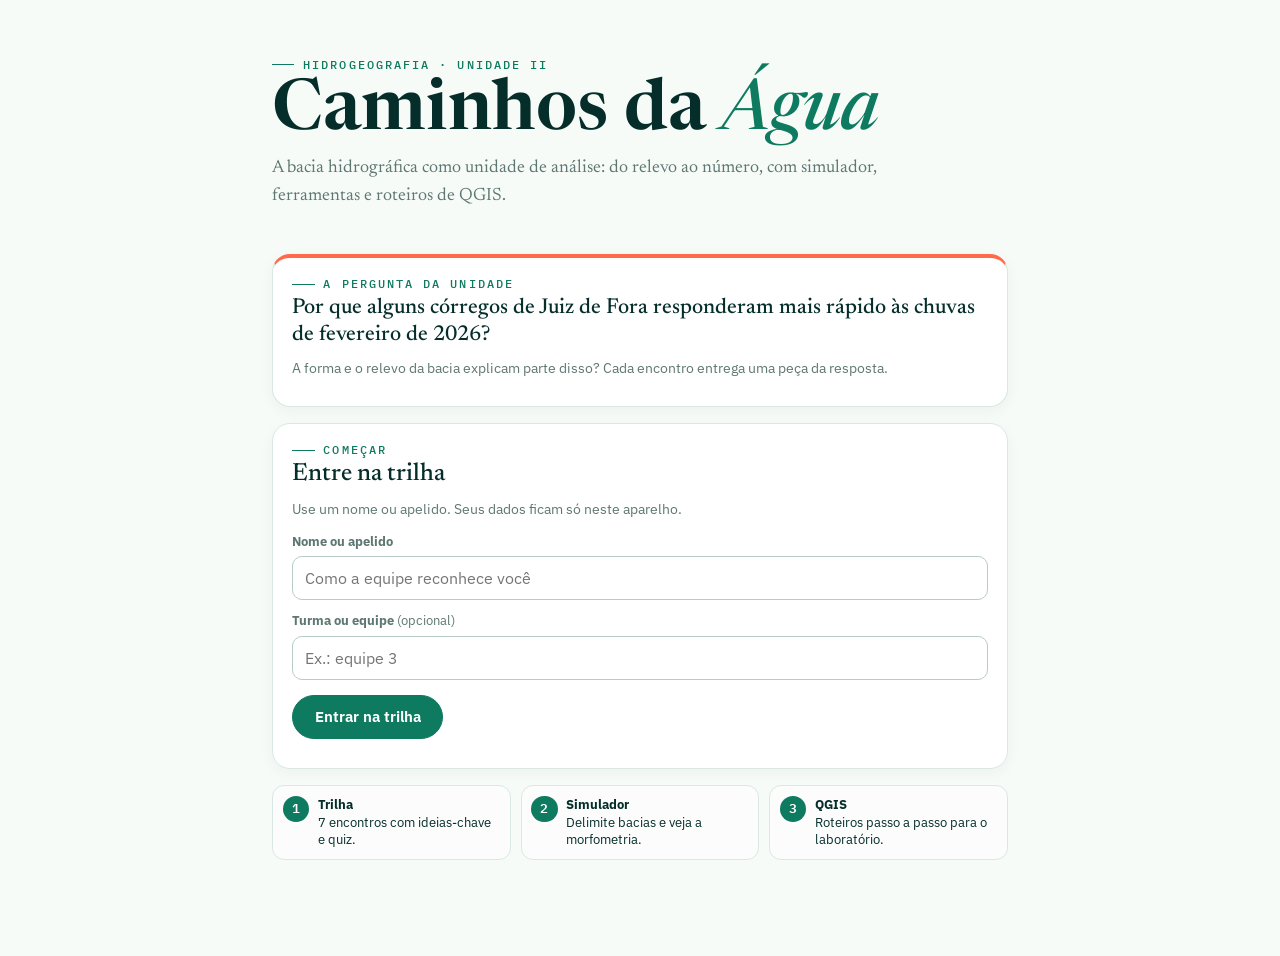
<file: index.html>
<!DOCTYPE html>
<html lang="pt-BR">
<head>
<meta charset="UTF-8">
<meta name="viewport" content="width=device-width, initial-scale=1">
<title>Caminhos da Água · Bacia hidrográfica</title>
<meta name="description" content="Unidade II de Hidrogeografia: bacia hidrográfica, hierarquia fluvial, delimitação, morfometria e sistema fluvial, com simulador e roteiros de QGIS.">
<meta name="theme-color" content="#0e7a5f">
<link rel="manifest" href="manifest.webmanifest">
<link rel="icon" href="assets/icone.png">
<link rel="apple-touch-icon" href="assets/icone.png">
<link rel="preconnect" href="https://fonts.googleapis.com">
<link rel="preconnect" href="https://fonts.gstatic.com" crossorigin>
<link rel="stylesheet" href="https://fonts.googleapis.com/css2?family=Newsreader:ital,wght@0,400..600;1,400..500&family=IBM+Plex+Sans:wght@400;500;600;700&family=IBM+Plex+Mono:wght@400;500&display=swap">
<link rel="stylesheet" href="assets/app.css?v=5">
</head>
<body>

<header class="topbar">
  <a class="topbar-brand" href="#/trilha">Caminhos da <span class="accent-word">Água</span></a>
  <strong>Unidade II · Bacia hidrográfica</strong>
  <button class="text-button" type="button" onclick="CaminhosDaAgua.abrirTutorial()">Como usar</button>
</header>

<main id="view" tabindex="-1"></main>

<nav class="tabs" aria-label="Navegação principal">
  <button type="button" data-rota="trilha" onclick="location.hash='#/trilha'"><span aria-hidden="true">▦</span><span>Trilha</span></button>
  <button type="button" data-rota="simulador" onclick="location.hash='#/simulador'"><span aria-hidden="true">◭</span><span>Simulador</span></button>
  <button type="button" data-rota="ferramentas" onclick="location.hash='#/ferramentas'"><span aria-hidden="true">∑</span><span>Ferramentas</span></button>
  <button type="button" data-rota="qgis" onclick="location.hash='#/qgis'"><span aria-hidden="true">☰</span><span>QGIS</span></button>
  <button type="button" data-rota="relatorio" onclick="location.hash='#/relatorio'"><span aria-hidden="true">✓</span><span>Relatório</span></button>
</nav>

<script src="assets/hidro.js?v=5"></script>
<script src="assets/conteudo.js?v=5"></script>
<script src="assets/app.js?v=5"></script>
</body>
</html>
</file>
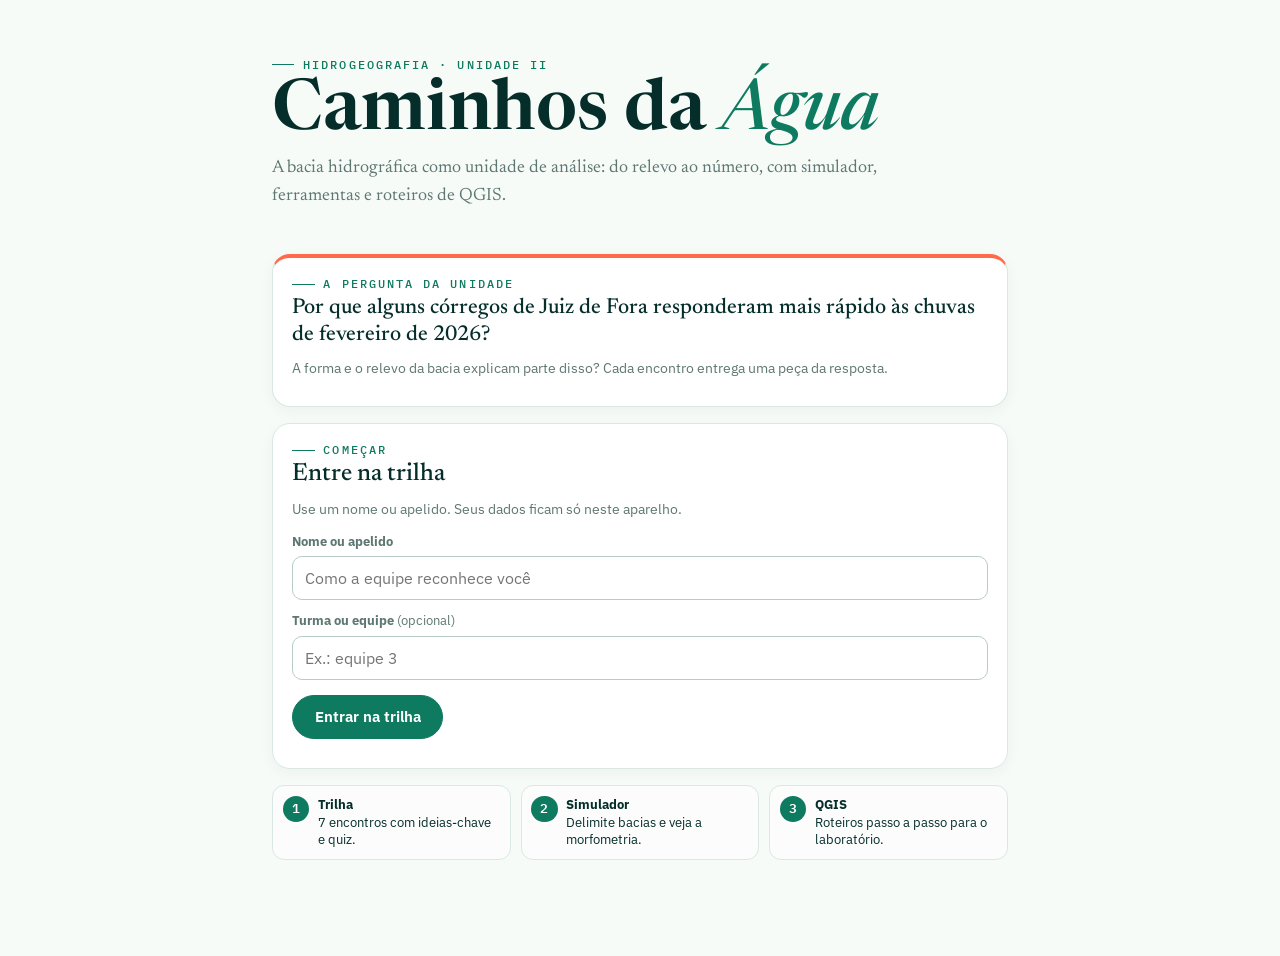
<file: app.html>
<!DOCTYPE html>
<html lang="pt-BR">
<head>
<meta charset="UTF-8">
<meta name="viewport" content="width=device-width, initial-scale=1">
<title>Caminhos da Água</title>
<!-- A v1 abria app.html; atalhos antigos na tela inicial chegam aqui e vão para a v2. -->
<meta http-equiv="refresh" content="0; url=index.html">
<script>location.replace("index.html?v=" + Date.now());</script>
</head>
<body><p><a href="index.html">Abrir o Caminhos da Água</a></p></body>
</html>
</file>
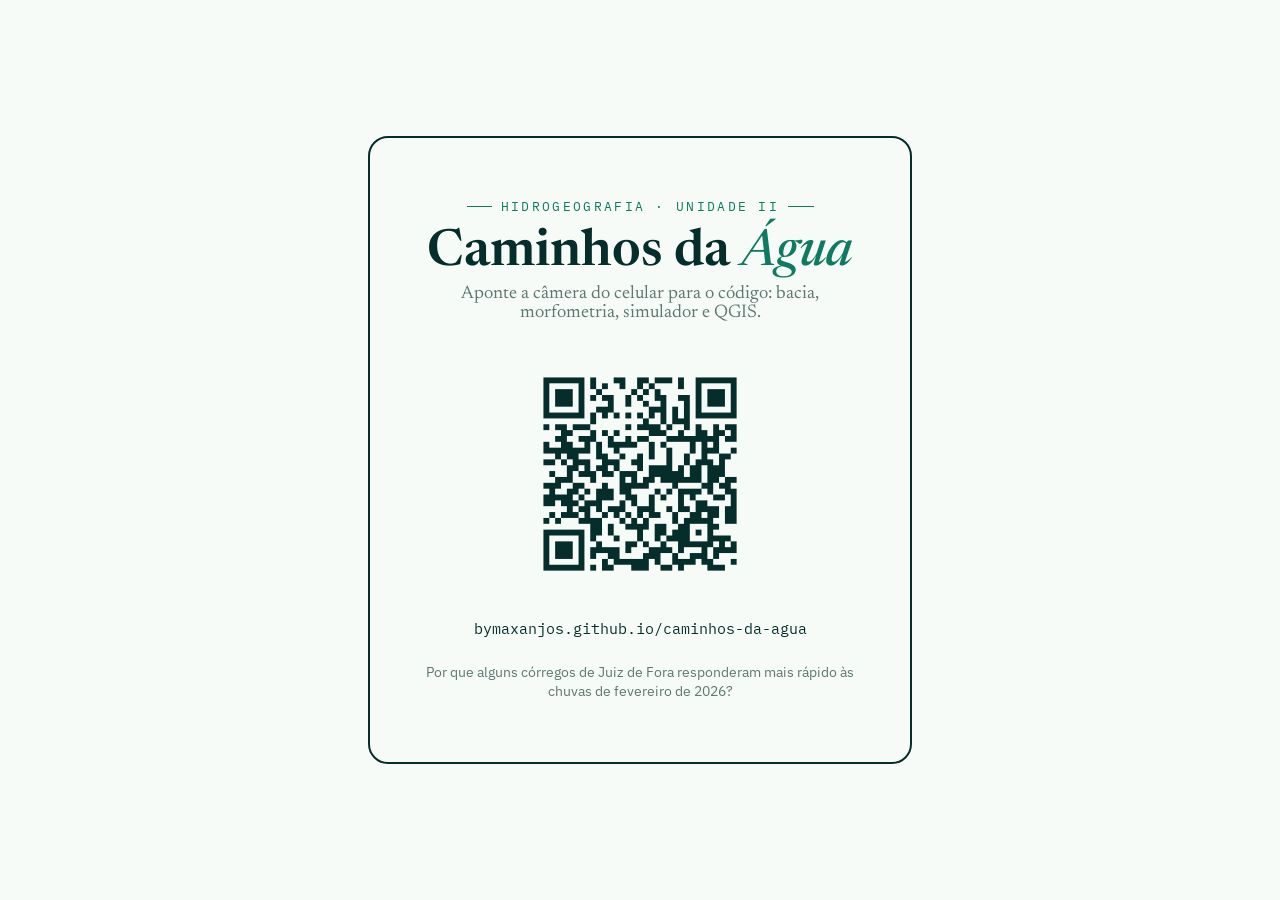
<file: cartaz.html>
<!DOCTYPE html>
<html lang="pt-BR">
<head>
<meta charset="UTF-8">
<meta name="viewport" content="width=device-width, initial-scale=1">
<title>Caminhos da Água — cartaz</title>
<link rel="preconnect" href="https://fonts.googleapis.com">
<link rel="preconnect" href="https://fonts.gstatic.com" crossorigin>
<link rel="stylesheet" href="https://fonts.googleapis.com/css2?family=Newsreader:ital,wght@0,400..600;1,400..500&family=IBM+Plex+Sans:wght@400;500;600;700&family=IBM+Plex+Mono:wght@400;500&display=swap">
<style>
  :root {
    --paper: #f7fbf8; --ink: #052e2b; --muted: #5e7772; --accent: #0e7a5f;
    --serif: "Newsreader", Georgia, serif; --sans: "IBM Plex Sans", sans-serif; --mono: "IBM Plex Mono", monospace;
  }
  * { box-sizing: border-box; }
  html, body { margin: 0; height: 100%; }
  body {
    display: flex; align-items: center; justify-content: center;
    background: var(--paper); color: var(--ink); font-family: var(--sans);
  }
  .cartaz {
    width: min(92vw, 34rem); padding: 3rem 2.5rem; text-align: center;
    border: 2px solid var(--ink); border-radius: 20px;
  }
  .kicker {
    font-family: var(--mono); font-size: .8rem; letter-spacing: .18em; text-transform: uppercase;
    color: var(--accent); display: flex; align-items: center; justify-content: center; gap: .55rem;
  }
  .kicker::before, .kicker::after { content: ""; width: 1.6rem; height: 1px; background: currentColor; }
  h1 { font-family: var(--serif); font-weight: 600; font-size: clamp(2.2rem, 8vw, 3.2rem); line-height: 1; margin: .6rem 0 .3rem; }
  h1 em { color: var(--accent); font-style: italic; font-weight: 500; }
  .lede { font-family: var(--serif); font-size: 1.15rem; color: var(--muted); margin: 0 0 2rem; }
  img { width: min(70vw, 15rem); height: auto; margin: 0 auto 1.5rem; display: block; }
  .url { font-family: var(--mono); font-size: .95rem; color: var(--ink); word-break: break-all; }
  .missao { margin-top: 1.5rem; font-size: .9rem; color: var(--muted); }
  @media print {
    body { min-height: auto; }
    .cartaz { border-width: 1px; }
  }
</style>
</head>
<body>
<div class="cartaz">
  <p class="kicker">Hidrogeografia · Unidade II</p>
  <h1>Caminhos da <em>Água</em></h1>
  <p class="lede">Aponte a câmera do celular para o código: bacia, morfometria, simulador e QGIS.</p>
  <img src="assets/qrcode-app.png" alt="QR code para abrir o aplicativo Caminhos da Água">
  <p class="url">bymaxanjos.github.io/caminhos-da-agua</p>
  <p class="missao">Por que alguns córregos de Juiz de Fora responderam mais rápido às chuvas de fevereiro de 2026?</p>
</div>
</body>
</html>
</file>
<file: assets/app.css>
/* Caminhos da Água — identidade visual inspirada no climaSUS (tema Aurora):
   floresta + creme, Newsreader (display) + IBM Plex Sans (corpo) + IBM Plex Mono (rótulos). */
:root {
  --paper: #f7fbf8; --surface: #ffffff; --ink: #052e2b; --muted: #5e7772; --rule: #d9e8e2;
  --accent: #0e7a5f; --accent-dark: #052e2b; --accent-soft: #e5f4ee;
  --blue: #1d9bf0; --green: #42d392; --coral: #ff6b4a; --warm: #d85b3f; --warm-soft: #fff0eb;
  --serif: "Newsreader", Georgia, "Times New Roman", serif;
  --sans: "IBM Plex Sans", -apple-system, BlinkMacSystemFont, "Segoe UI", sans-serif;
  --mono: "IBM Plex Mono", ui-monospace, SFMono-Regular, Menlo, monospace;
}
* { box-sizing: border-box; }
html { background: var(--paper); }
body { max-width: 48rem; margin: 0 auto; padding: 1.25rem 1rem 6rem; color: var(--ink); background: var(--paper); font-family: var(--sans); font-size: 1rem; line-height: 1.55; }
h1, h2, h3, .kicker, .eyebrow, button, label, .topbar, .evidencia-status, .helper-text, .pill, .steps { font-family: var(--sans); }
h1 { margin: .25rem 0 .5rem; color: var(--accent-dark); font-family: var(--serif); font-weight: 600; font-size: clamp(2.4rem, 9vw, 4.4rem); line-height: .98; letter-spacing: 0; }
.accent-word { color: var(--accent); font-style: italic; font-weight: 500; }
h2 { margin: .15rem 0 .55rem; color: var(--accent-dark); font-family: var(--serif); font-weight: 500; font-size: 1.55rem; line-height: 1.15; letter-spacing: 0; }
h3 { margin: 1.25rem 0 .45rem; font-size: 1.05rem; line-height: 1.25; }
p { margin: .5rem 0; }
a { color: var(--accent-dark); }
button, input, textarea, select { min-height: 2.75rem; }
button { font-size: .92rem; font-weight: 650; line-height: 1.25; }
button:focus-visible, input:focus-visible, textarea:focus-visible, select:focus-visible, a:focus-visible { outline: 3px solid #efb366; outline-offset: 2px; }
.hidden { display: none !important; }
.start-shell { padding-top: 3vh; }
.brand-block { padding: 1rem 0 1.2rem; }
.kicker, .eyebrow { display: flex; align-items: center; gap: .55rem; margin: 0; color: var(--accent); font-family: var(--mono); font-size: .72rem; font-weight: 500; letter-spacing: .18em; text-transform: uppercase; }
.kicker::before, .eyebrow::before { content: ""; width: 1.4rem; height: 1px; background: currentColor; display: inline-block; flex: 0 0 auto; }
.lede { max-width: 42rem; color: var(--muted); font-family: var(--serif); font-size: 1.12rem; }
.helper-text { color: var(--muted); font-size: .88rem; }
.card { margin: 1rem 0; padding: 1.1rem 1.2rem; border: 1px solid var(--rule); border-radius: 18px; background: var(--surface); box-shadow: 0 4px 14px rgba(5, 46, 43, .045); }
.card h3:first-child { margin-top: 0; }
.welcome-card { border-top: 4px solid var(--green); }
.steps { display: grid; grid-template-columns: repeat(3, 1fr); gap: .6rem; margin-top: 1rem; }
.step { display: flex; gap: .55rem; align-items: flex-start; padding: .6rem; border: 1px solid var(--rule); border-radius: 12px; background: #fbfcfb; font-size: .82rem; line-height: 1.35; }
.step span { display: grid; flex: 0 0 1.65rem; place-items: center; width: 1.65rem; height: 1.65rem; border-radius: 50%; background: var(--accent); color: #fff; font-family: var(--mono); font-weight: 600; }
.step p { margin: 0; }
.topbar { display: flex; align-items: center; justify-content: space-between; gap: 1rem; margin-bottom: 1.2rem; padding-bottom: .8rem; border-bottom: 1px solid var(--rule); color: var(--muted); font-size: .82rem; }
.topbar-brand { color: var(--accent-dark); font-family: var(--serif); font-size: 1.1rem; font-weight: 600; text-decoration: none; white-space: nowrap; }
.topbar strong { overflow: hidden; color: var(--accent); font-family: var(--mono); font-size: .74rem; font-weight: 500; letter-spacing: .02em; text-overflow: ellipsis; white-space: nowrap; }
.topbar .text-button { flex: 0 0 auto; margin: 0; padding: .35rem .55rem; font-size: .76rem; }
#view:focus { outline: none; }
nav.tabs { position: fixed; z-index: 10; right: 0; bottom: 0; left: 0; display: flex; padding: .25rem max(.25rem, env(safe-area-inset-left)) max(.35rem, env(safe-area-inset-bottom)); border-top: 1px solid var(--rule); background: rgba(255, 255, 255, .97); box-shadow: 0 -3px 14px rgba(23, 50, 58, .08); font-family: var(--sans); }
nav.tabs button { display: flex; flex: 1; min-height: 3.3rem; flex-direction: column; align-items: center; justify-content: center; gap: .12rem; padding: .3rem .15rem; border: 0; background: transparent; color: var(--muted); cursor: pointer; font-size: .68rem; }
nav.tabs button span:first-child { font-size: 1.1rem; line-height: 1; }
nav.tabs button.active { color: var(--accent); font-weight: 800; }
nav.tabs button.active span:first-child { transform: translateY(-1px); }
label { display: block; margin-top: .7rem; color: var(--muted); font-size: .82rem; font-weight: 700; }
label span { font-weight: 400; }
textarea, input[type=text], select { display: block; width: 100%; margin: .25rem 0 .7rem; padding: .68rem .72rem; border: 1px solid #b9cbc7; border-radius: 10px; background: #fff; color: var(--ink); font-family: var(--sans); font-size: 1rem; }
textarea { min-height: 5rem; resize: vertical; }
button.primary, button.secondary { margin: .25rem 0; padding: .72rem 1.35rem; border-radius: 100px; cursor: pointer; transition: transform .2s ease, box-shadow .2s ease, background .2s ease; }
button.primary { border: 1px solid var(--accent); background: var(--accent); color: #fff; }
button.primary:hover { background: var(--accent-dark); box-shadow: 0 10px 24px rgba(5, 46, 43, .18); transform: translateY(-1px); }
button.secondary { border: 1px solid #aebfbc; background: #fff; color: var(--ink); }
button.secondary:hover { border-color: var(--accent); background: var(--accent-soft); }
.text-button { border: 0; background: transparent; color: var(--blue); text-decoration: underline; text-underline-offset: .15em; cursor: pointer; }
.text-button:hover { color: var(--warm); }
button:disabled { opacity: .5; cursor: not-allowed; }
.action-stack { display: grid; gap: .5rem; margin-top: .5rem; }
.teacher-tools { margin-top: .8rem; padding-top: .7rem; border-top: 1px solid var(--rule); }
.teacher-tools summary { color: var(--muted); cursor: pointer; font-size: .86rem; font-weight: 700; }
.mission-context { border-left: 4px solid var(--blue); }
.center-text { text-align: center; }
.guided-path { display: grid; gap: .55rem; }
.guided-step { display: flex; align-items: center; gap: .7rem; min-height: 4.2rem; padding: .7rem .8rem; border: 1px solid var(--rule); border-radius: 8px; background: var(--surface); color: var(--ink); text-decoration: none; box-shadow: 0 2px 8px rgba(5, 46, 43, .035); }
.guided-step:hover { border-color: var(--blue); background: #fbfefd; }
.guided-step > span:nth-child(2) { display: grid; gap: .08rem; }
.guided-step strong { font-size: .95rem; }
.guided-step small { color: var(--muted); font-size: .8rem; }
.guided-number { display: grid; flex: 0 0 2rem; place-items: center; width: 2rem; height: 2rem; border-radius: 50%; background: var(--accent-soft); color: var(--accent-dark); font-family: var(--sans); font-weight: 800; }
.guided-step.done .guided-number { background: var(--green); color: var(--accent-dark); }
.guided-arrow { margin-left: auto; color: var(--blue); font-size: 1.25rem; }
.guided-progress { height: .35rem; margin: 1rem 0 1.25rem; overflow: hidden; border-radius: 99px; background: var(--accent-soft); }
.guided-progress span { display: block; height: 100%; background: var(--blue); }
.course-summary { border-top: 4px solid var(--green); }
.module-list { display: grid; gap: .55rem; }
.module-item { display: flex; align-items: center; gap: .7rem; min-height: 4rem; padding: .65rem .75rem; border: 1px solid var(--rule); border-radius: 8px; background: var(--surface); color: var(--ink); text-decoration: none; box-shadow: 0 2px 8px rgba(5, 46, 43, .035); }
.module-item:hover { border-color: var(--blue); background: #fbfefd; }
.module-item.done { border-left: 4px solid var(--green); }
.module-item > span:nth-child(2) { display: grid; gap: .08rem; }
.module-item strong { font-size: .93rem; }
.module-item small { color: var(--muted); font-size: .78rem; }
.module-number { display: grid; flex: 0 0 2.15rem; place-items: center; width: 2.15rem; height: 2.15rem; border-radius: 50%; background: var(--accent-soft); color: var(--accent-dark); font-family: var(--mono); font-size: .72rem; font-weight: 700; }
.module-item.done .module-number { background: var(--green); }
.module-lesson { border-left: 4px solid var(--blue); }
.module-desafio { border-left: 4px solid var(--warm); }
.module-quiz { border-top: 4px solid var(--coral); }
.quiz-options { display: grid; gap: .55rem; margin-top: .8rem; }
.quiz-option { width: 100%; text-align: left; }
.quiz-option.quiz-correct { border-color: var(--accent); background: var(--accent-soft); }
.quiz-option.quiz-wrong { border-color: var(--warm); background: var(--warm-soft); }
.quiz-feedback { margin-top: .8rem; padding: .7rem .8rem; border-radius: 8px; font-size: .9rem; }
.quiz-feedback.correct { background: var(--accent-soft); color: #175b43; }
.quiz-feedback.wrong { background: var(--warm-soft); color: #8b471e; }
.unit-journey { margin: 1.5rem 0 2rem; }
.unit-heading { display: grid; grid-template-columns: auto 1fr auto; align-items: center; gap: .75rem; margin-bottom: .7rem; }
.unit-heading .eyebrow { margin-bottom: .2rem; }
.unit-heading h3 { margin: 0; font-family: var(--serif); font-size: 1.35rem; font-weight: 500; }
.unit-heading .helper-text { margin: .2rem 0 0; }
.unit-marker { display: grid; flex: 0 0 2.45rem; place-items: center; width: 2.45rem; height: 2.45rem; border: 2px solid var(--accent); border-radius: 50%; background: var(--surface); color: var(--accent); font-family: var(--mono); font-weight: 700; }
.unit-count { align-self: start; padding-top: .25rem; color: var(--muted); font-family: var(--mono); font-size: .72rem; }
.module-tag { display: inline-block; width: fit-content; margin-top: .22rem; color: var(--warm); font-family: var(--mono); font-size: .68rem; text-transform: uppercase; }
.lab-brief { border-top: 4px solid var(--coral); }
.lab-controls { border-left: 4px solid var(--blue); }
.lab-control { margin: 1rem 0 1.25rem; }
.lab-control label { display: flex; align-items: center; justify-content: space-between; gap: .7rem; margin-top: 0; }
.lab-control output { color: var(--accent); font-family: var(--mono); font-size: .75rem; font-weight: 600; text-transform: uppercase; }
input[type=range] { display: block; width: 100%; min-height: 2.75rem; accent-color: var(--accent); cursor: pointer; }
.lab-results-card { border-top: 4px solid var(--green); }
.lab-result { margin: 1rem 0; }
.lab-result-head { display: flex; justify-content: space-between; gap: 1rem; font-size: .9rem; }
.lab-result-head span { color: var(--muted); font-family: var(--mono); font-size: .75rem; }
.lab-meter { height: .65rem; margin: .4rem 0 .25rem; overflow: hidden; border-radius: 99px; background: var(--accent-soft); }
.lab-meter span { display: block; height: 100%; border-radius: inherit; }
.meter-warm { background: var(--blue); }
.meter-blue { background: #4b9ed8; }
.meter-green { background: var(--green); }
.meter-coral { background: var(--coral); }
.lab-result small, .scenario-log small { display: block; color: var(--muted); font-size: .78rem; line-height: 1.4; }
.lab-reading { margin-top: 1.1rem; padding: .8rem; border-radius: 8px; background: #f5f8f7; font-family: var(--serif); font-size: 1.05rem; }
.scenario-log { display: flex; align-items: center; justify-content: space-between; gap: .8rem; margin: .6rem 0; padding: .8rem 1rem; }
.scenario-log strong { font-size: .9rem; }
.evidence-choice { margin: .75rem 0; padding: .9rem; border: 1px solid var(--rule); border-radius: 8px; background: var(--surface); }
.evidence-choice h3 { margin-top: .65rem; }
.evidence-choice-top { display: flex; align-items: center; gap: .25rem; }
.step-actions { display: flex; flex-wrap: wrap; justify-content: space-between; gap: .5rem; margin: 1.25rem 0; }
.step-actions button { margin: 0; }
.connection-choice { margin: .75rem 0; border-left: 4px solid var(--blue); }
.pill { display: inline-block; margin-right: .3rem; padding: .18rem .6rem; border-radius: 999px; background: var(--accent-soft); color: var(--accent-dark); font-family: var(--mono); font-size: .68rem; font-weight: 500; letter-spacing: .04em; text-transform: uppercase; }
.pill.warn { background: var(--warm-soft); color: #8b471e; }
.pill.dentro-fora { background: var(--warm); color: #fff; }
.evidencia-status { color: var(--muted); font-size: .82rem; }
.rubrica { font-family: var(--sans); font-size: .85rem; }
.rubrica li.ok { color: #2a6b3a; }
.rubrica li.pendente { color: #8b471e; }
.pontos-tipo { display: grid; grid-template-columns: 1fr auto; gap: .25rem 1rem; font-family: var(--sans); font-size: .85rem; }
.report-actions { display: flex; flex-wrap: wrap; gap: .5rem; margin: 1rem 0; }
.report-actions button { margin: 0; }
.report-card { margin: 1rem 0 1.6rem; padding: 1.2rem; border: 1px solid var(--rule); border-radius: 8px; background: #fff; box-shadow: 0 8px 24px rgba(5, 46, 43, .06); }
.report-card h1 { margin-bottom: .25rem; font-size: 2rem; line-height: 1.1; }
.report-card h2 { margin-top: 1.4rem; padding-top: 1rem; border-top: 1px solid var(--rule); font-family: var(--sans); font-size: 1rem; font-weight: 800; }
.report-meta, .report-empty { color: var(--muted); font-size: .9rem; }
.report-list { padding-left: 1.2rem; }
.report-list li { margin: .55rem 0; }
.tutorial-backdrop { position: fixed; z-index: 30; inset: 0; display: grid; place-items: center; padding: 1rem; background: rgba(5, 46, 43, .58); }
.tutorial { width: min(100%, 30rem); max-height: min(90vh, 40rem); overflow: auto; padding: 1.25rem; border: 1px solid var(--rule); border-radius: 18px; background: var(--surface); box-shadow: 0 18px 50px rgba(16, 42, 47, .25); }
.tutorial-header { display: flex; align-items: flex-start; justify-content: space-between; gap: 1rem; }
.tutorial-close { min-height: 2.25rem; padding: .35rem .55rem; border: 1px solid var(--rule); border-radius: 8px; background: #fff; color: var(--muted); cursor: pointer; }
.tutorial-step { display: grid; place-items: center; width: 2.3rem; height: 2.3rem; margin: .8rem 0; border-radius: 50%; background: var(--coral); color: #fff; font-family: var(--mono); font-weight: 600; }
.tutorial h2 { max-width: 23rem; }
.tutorial p { color: var(--muted); }
.tutorial-progress { height: .35rem; margin: 1rem 0; overflow: hidden; border-radius: 99px; background: var(--accent-soft); }
.tutorial-progress span { display: block; height: 100%; background: var(--accent); transition: width .2s ease; }
.tutorial-actions { display: flex; flex-wrap: wrap; align-items: center; justify-content: space-between; gap: .5rem; margin-top: 1.2rem; }
.tutorial-actions .text-button { margin-right: auto; }
/* ---------- v2: Unidade II ---------- */
body.sem-abas nav.tabs, body.sem-abas .topbar { display: none; }
.voltar { display: inline-block; margin: 0 0 .6rem; padding: 0; }
.problema-card { border-top: 4px solid var(--coral); }
.problema-card h2, .pergunta { font-family: var(--serif); font-size: 1.35rem; line-height: 1.25; color: var(--accent-dark); }
.titulo-encontro { font-size: 2rem; }
.ideias { margin: .4rem 0 0; padding-left: 1.3rem; }
.ideias li { margin: .45rem 0; font-size: 1.02rem; }
.botao-link { display: inline-block; margin: .5rem 0; padding: .72rem 1.35rem; border-radius: 100px; background: var(--accent); color: #fff; font-weight: 650; font-size: .92rem; text-decoration: none; }
.botao-link:hover { background: var(--accent-dark); }
.concluido { margin-top: 1rem; background: var(--green); }
.sim-card canvas { display: block; width: 100%; height: auto; aspect-ratio: 1; border-radius: 12px; cursor: crosshair; touch-action: manipulation; }
.legenda { margin: .6rem 0 0; color: var(--muted); font-size: .8rem; }
.aviso { margin: .6rem 0 0; padding: .6rem .8rem; border-radius: 8px; background: var(--warm-soft); color: #8b471e; font-size: .88rem; }
.controles { display: flex; flex-wrap: wrap; gap: .5rem; align-items: center; }
.controles select { width: auto; flex: 1 1 10rem; margin: 0; }
.controles button { margin: 0; }
.medidas { display: grid; grid-template-columns: repeat(3, 1fr); gap: .5rem; margin: .6rem 0; }
.medidas div { padding: .6rem; border-radius: 10px; background: var(--accent-soft); }
.medidas b { display: block; font-family: var(--serif); font-size: 1.5rem; font-weight: 600; line-height: 1.1; }
.medidas span { color: var(--muted); font-size: .76rem; }
.tabela-wrap { overflow-x: auto; }
.tabela { width: 100%; border-collapse: collapse; font-size: .88rem; }
.tabela th, .tabela td { padding: .45rem .5rem; border-bottom: 1px solid var(--rule); text-align: left; vertical-align: top; }
.tabela thead th { color: var(--muted); font-family: var(--mono); font-size: .7rem; font-weight: 500; text-transform: uppercase; letter-spacing: .06em; }
.tabela .num, .tabela b.num { font-family: var(--mono); white-space: nowrap; }
.tabela small { color: var(--muted); }
.tabela abbr { text-decoration: none; font-family: var(--mono); }
.tabela.entrada input { width: 100%; min-width: 6rem; margin: 0; padding: .45rem .5rem; border: 1px solid #b9cbc7; border-radius: 8px; font: inherit; }
.tabela.entrada th[scope=row] { font-weight: 500; font-size: .84rem; }
.grafico { display: block; width: 100%; height: auto; }
.grafico .eixo { stroke: #9fb3ae; stroke-width: 1; }
.grafico .linha { fill: none; stroke: var(--blue); stroke-width: 2.5; stroke-linejoin: round; }
.grafico text { fill: var(--muted); font-family: var(--mono); font-size: 11px; }
.jogo-area svg { display: block; width: 100%; height: auto; }
.trecho { cursor: pointer; }
.trecho .alvo { stroke: transparent; stroke-width: 44; }
.trecho .rio { stroke: var(--blue); stroke-width: 5; stroke-linecap: round; }
.trecho circle { fill: #fff; stroke: var(--blue); stroke-width: 2; }
.trecho text { fill: var(--ink); font-family: var(--mono); font-size: 21px; font-weight: 600; pointer-events: none; }
.trecho:focus { outline: none; }
.trecho:focus circle, .trecho:hover circle { stroke-width: 3.5; }
.trecho.certo circle { fill: var(--accent-soft); stroke: var(--accent); }
.trecho.errado circle { fill: var(--warm-soft); stroke: var(--warm); }
.nascente { fill: var(--accent); }
.rotulo { fill: var(--muted); font-family: var(--mono); font-size: 12px; }
.duas-colunas { display: grid; grid-template-columns: 1fr 1fr; gap: 0 .8rem; }
.grande { font-family: var(--serif); font-size: 2rem; font-weight: 600; margin: .2rem 0; }
.ferramenta { margin-bottom: .55rem; }
.roteiro summary { display: flex; align-items: center; gap: .7rem; cursor: pointer; list-style: none; }
.roteiro summary::-webkit-details-marker { display: none; }
.roteiro summary > span:nth-child(2) { display: grid; }
.roteiro summary small { color: var(--muted); font-size: .78rem; }
.passos { margin: .8rem 0 0; padding: 0; list-style: none; }
.passos li { display: flex; gap: .6rem; align-items: flex-start; padding: .45rem 0; border-top: 1px solid var(--rule); }
.passos input[type=checkbox] { flex: 0 0 auto; width: 1.25rem; height: 1.25rem; min-height: 0; margin: .15rem 0 0; accent-color: var(--accent); }
.passos label { margin: 0; color: var(--ink); font-size: .92rem; font-weight: 400; line-height: 1.45; }
.ajuda { border: 1px solid #bfe0f7; background: #f3faff; }
.ajuda summary { display: flex; align-items: center; gap: .6rem; cursor: pointer; font-weight: 700; color: var(--accent-dark); list-style: none; }
.ajuda summary::-webkit-details-marker { display: none; }
.ajuda summary::after { content: "mostrar"; margin-left: auto; color: var(--blue); font-family: var(--mono); font-size: .7rem; font-weight: 500; }
.ajuda[open] summary::after { content: "ocultar"; }
.ajuda-icone { display: grid; flex: 0 0 1.6rem; place-items: center; width: 1.6rem; height: 1.6rem; border-radius: 50%; background: var(--blue); color: #fff; font-family: var(--mono); font-size: .85rem; }
.ajuda-passos { margin: .7rem 0 0; padding-left: 1.3rem; }
.ajuda-passos li { margin: .4rem 0; font-size: .93rem; }
.ajuda-sub { margin: .9rem 0 0; color: var(--accent); font-family: var(--mono); font-size: .72rem; letter-spacing: .12em; text-transform: uppercase; }
.ajuda-dica { margin: .8rem 0 0; padding: .6rem .75rem; border-radius: 8px; background: #fff; color: var(--muted); font-size: .88rem; }
.ajuda-dica::before { content: "Dica: "; color: var(--accent-dark); font-weight: 700; }
.explica { margin: .2rem 0 .6rem; color: var(--muted); font-size: .86rem; font-style: italic; }
.dica-campo { display: block; margin-top: .15rem; color: var(--muted); font-size: .72rem; font-weight: 400; line-height: 1.3; }
@media (max-width: 520px) { .medidas { grid-template-columns: repeat(2, 1fr); } .duas-colunas { grid-template-columns: 1fr; } body { padding: .9rem .75rem 6rem; } .start-shell { padding-top: 1vh; } .steps { grid-template-columns: 1fr; } .step { min-height: 3rem; } .topbar { align-items: flex-start; flex-direction: column; gap: .15rem; } .topbar strong { max-width: 100%; } .card { padding: .9rem; } }
@media (min-width: 700px) { body { padding-top: 2.5rem; } .start-shell { padding-top: 4vh; } .action-stack { display: flex; flex-wrap: wrap; align-items: center; } }
@media print {
  body { max-width: none; padding: 0; background: #fff; color: #000; }
  .topbar, nav.tabs, .report-actions, .tutorial-backdrop { display: none !important; }
  .report-card { margin: 0; padding: 0; border: 0; box-shadow: none; }
  .report-card h1 { color: #000; font-size: 26pt; }
  .report-card h2 { break-after: avoid; color: #000; }
}
@media (prefers-reduced-motion: reduce) { *, *::before, *::after { scroll-behavior: auto !important; transition: none !important; } }
</file>
